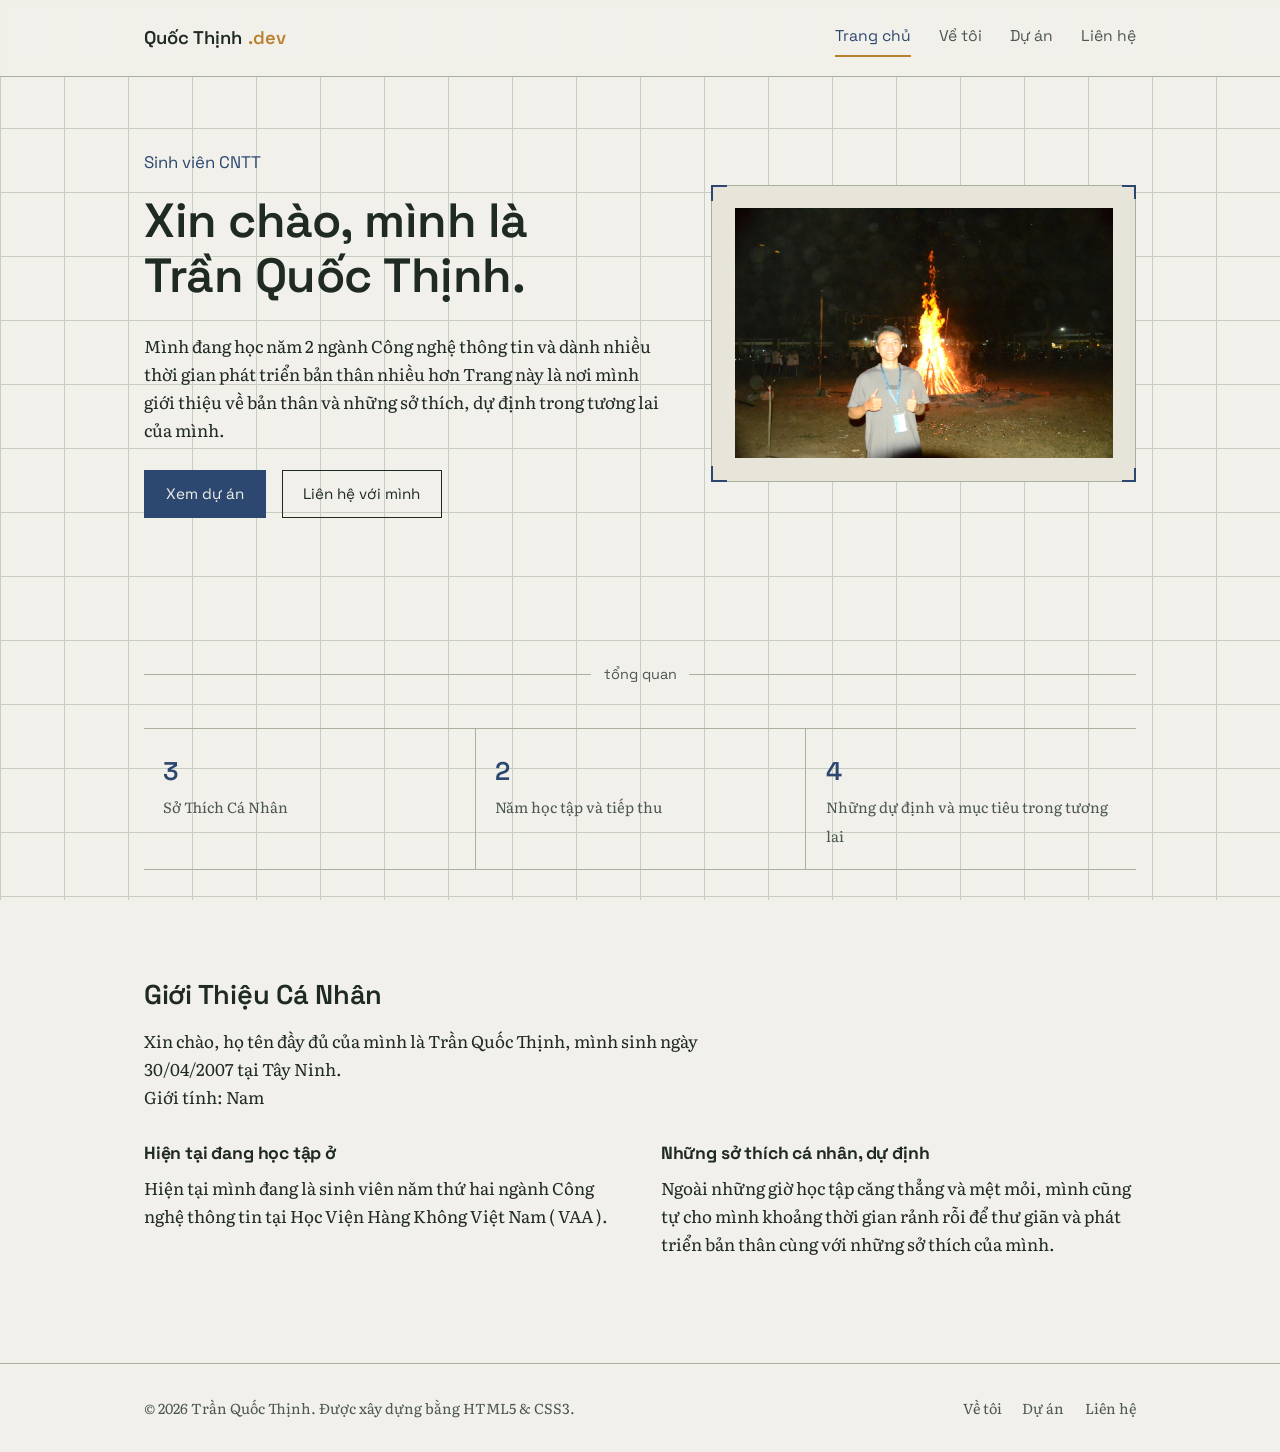
<file: index.html>
<!DOCTYPE html>
<html lang="vi">
<head>
  <meta charset="UTF-8">
  <meta name="viewport" content="width=device-width, initial-scale=1.0">
  <title>Trần Quốc Thịnh — Trang chủ</title>
  <meta name="description" content="Portfolio cá nhân của Trần Quốc Thịnh , sinh viên ngành Công nghệ thông tin, Học Viện Hàng Không Việt Nam.">
  <link rel="stylesheet" href="css/style.css">
  <link rel="preconnect" href="https://fonts.googleapis.com">
  <link href="https://fonts.googleapis.com/css2?family=Literata:ital,wght@0,400;0,500;1,400&family=Space+Grotesk:wght@500;600;700&display=swap" rel="stylesheet">
</head>
<body>

  <header class="site-header">
    <div class="wrap">
      <a href="index.html" class="mark">Quốc Thịnh<span>.dev</span></a>
      <nav class="site-nav" aria-label="Điều hướng chính">
        <a href="index.html" aria-current="page">Trang chủ</a>
        <a href="gioi-thieu.html">Về tôi</a>
        <a href="du-an.html">Dự án</a>
        <a href="lien-he.html">Liên hệ</a>
      </nav>
    </div>
  </header>

  <main>
    <section class="hero">
      <div class="wrap">
        <div>
          <p class="role-line">Sinh viên CNTT</p>
          <h1>Xin chào, mình là Trần&nbsp;Quốc&nbsp;Thịnh.</h1>
          <p>Mình đang học năm 2 ngành Công nghệ thông tin và dành nhiều thời gian phát triển bản thân nhiều hơn Trang này là nơi mình giới thiệu về bản thân và những sở thích, dự định trong tương lai của mình.
          </p>
          <div class="hero-actions">
            <a class="btn primary" href="du-an.html">Xem dự án</a>
            <a class="btn" href="lien-he.html">Liên hệ với mình</a>
          </div>
        </div>
        <div class="hero-figure plate">
          <span class="tick-tr"></span><span class="tick-bl"></span>
          <img src="images/DSC_5210.JPG" alt="Ảnh chân dung">
        </div>
      </div>
    </section>

    <section class="section">
      <div class="wrap">
        <div class="dimline">tổng quan</div>
        <div class="facts">
          <div>
            <strong>3</strong>
            <span>Sở Thích Cá Nhân</span>
          </div>
          <div>
            <strong>2</strong>
            <span>Năm học tập và tiếp thu</span>
          </div>
          <div>
            <strong>4</strong>
            <span>Những dự định và mục tiêu trong tương lai </span>
          </div>
        </div>
      </div>
    </section>

    <section class="section">
      <div class="wrap">
        <div class="section-head">
          <h2>Giới Thiệu Cá Nhân</h2>
          <p>Xin chào, họ tên đầy đủ của mình là Trần Quốc Thịnh, mình sinh ngày 30/04/2007 tại Tây Ninh.<br>
            Giới tính: Nam</p>
        </div>
        <div class="about-grid">
          <div>
            <h3 style="font-size:1.1rem;">Hiện tại đang học tập ở</h3>
            <p>Hiện tại mình đang là sinh viên năm thứ hai ngành Công nghệ thông tin tại Học Viện Hàng Không Việt Nam ( VAA ).</p>
          </div>
          <div>
            <h3 style="font-size:1.1rem;">Những sở thích cá nhân, dự định</h3>
            <p>Ngoài những giờ học tập căng thẳng và mệt mỏi, mình cũng tự cho mình khoảng thời gian rảnh rỗi để thư giãn và phát triển bản thân cùng với những sở thích của mình.</p>
          </div>
        </div>
      </div>
    </section>
  </main>

  <footer class="site-footer">
    <div class="wrap">
      <span>© 2026 Trần Quốc Thịnh. Được xây dựng bằng HTML5 &amp; CSS3.</span>
      <nav aria-label="Liên kết chân trang">
        <a href="gioi-thieu.html">Về tôi</a>
        <a href="du-an.html">Dự án</a>
        <a href="lien-he.html">Liên hệ</a>
      </nav>
    </div>
  </footer>

</body>
</html>
</file>
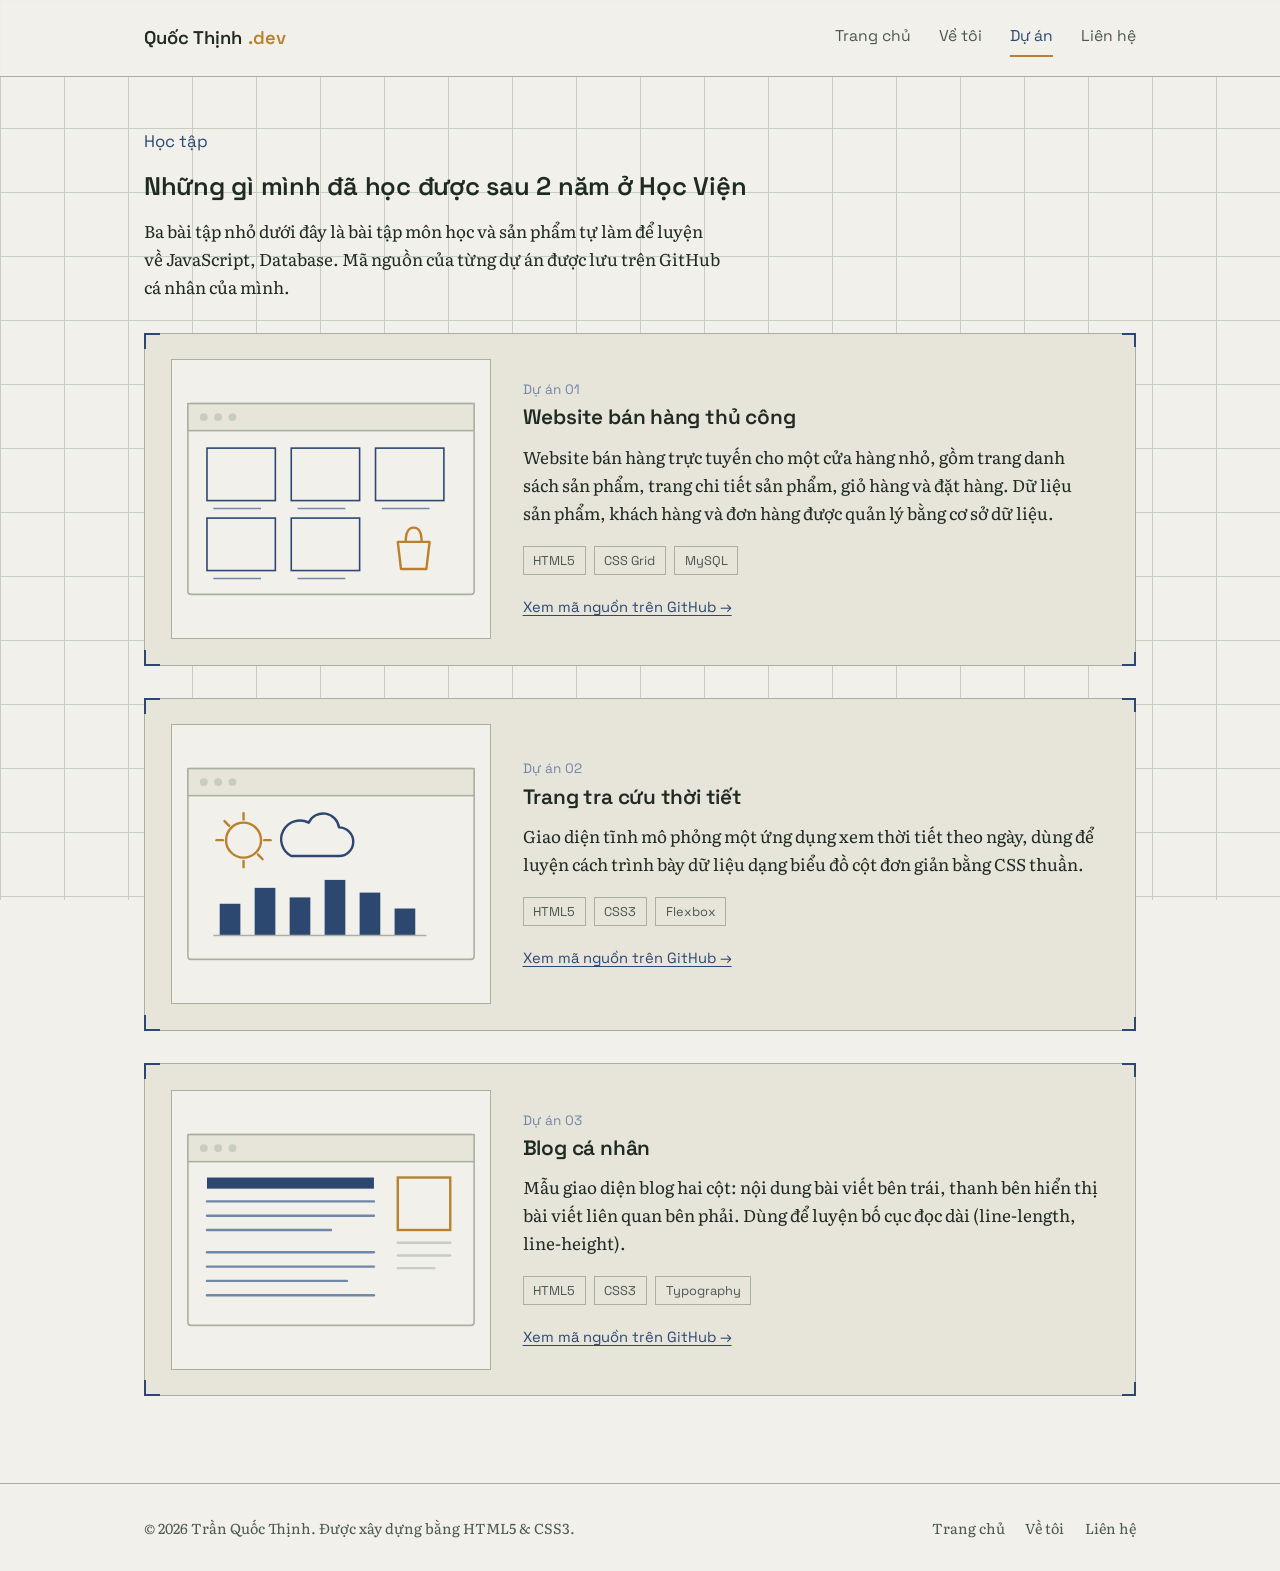
<file: du-an.html>
<!DOCTYPE html>
<html lang="vi">
<head>
  <meta charset="UTF-8">
  <meta name="viewport" content="width=device-width, initial-scale=1.0">
  <title>Dự án — Trần Quốc Thịnh</title>
  <meta name="description" content="Các môn học và ngôn ngữ của mình đã học qua: MY SQL, JavaScript, C++.">
  <link rel="stylesheet" href="css/style.css">
  <link rel="preconnect" href="https://fonts.googleapis.com">
  <link href="https://fonts.googleapis.com/css2?family=Literata:ital,wght@0,400;0,500;1,400&family=Space+Grotesk:wght@500;600;700&display=swap" rel="stylesheet">
</head>
<body>

  <header class="site-header">
    <div class="wrap">
      <a href="index.html" class="mark">Quốc Thịnh<span>.dev</span></a>
      <nav class="site-nav" aria-label="Điều hướng chính">
        <a href="index.html">Trang chủ</a>
        <a href="gioi-thieu.html">Về tôi</a>
        <a href="du-an.html" aria-current="page">Dự án</a>
        <a href="lien-he.html">Liên hệ</a>
      </nav>
    </div>
  </header>

  <main>
    <section class="section" style="padding-top:3.2rem;">
      <div class="wrap">
        <div class="section-head">
          <p class="role-line">Học tập</p>
          <h1>Những gì mình đã học được sau 2 năm ở Học Viện</h1>
          <p>Ba bài tập nhỏ dưới đây là bài tập môn học và sản phẩm tự làm để luyện về JavaScript, Database. Mã nguồn của từng dự án được lưu trên GitHub cá nhân của mình.</p>
        </div>

        <div class="project-list">

          <article class="project-card plate">
            <span class="tick-tr"></span><span class="tick-bl"></span>
            <img src="images/du-an-cua-hang.svg" alt="Khung giao diện trang bán hàng với lưới sản phẩm và biểu tượng túi mua sắm" width="400" height="280">
            <div>
              <p class="index">Dự án 01</p>
              <h2 style="font-size:1.3rem;">Website bán hàng thủ công</h2>
              <p>Website bán hàng trực tuyến cho một cửa hàng nhỏ, gồm trang danh sách sản phẩm, trang chi tiết sản phẩm, giỏ hàng và đặt hàng. Dữ liệu sản phẩm, khách hàng và đơn hàng được quản lý bằng cơ sở dữ liệu.</p>
              <div class="tag-row"><span>HTML5</span><span>CSS Grid</span><span>MySQL</span></div>
              <a class="details" href="#">Xem mã nguồn trên GitHub →</a>
            </div>
          </article>

          <article class="project-card plate">
            <span class="tick-tr"></span><span class="tick-bl"></span>
            <img src="images/du-an-thoi-tiet.svg" alt="Khung giao diện trang tra cứu thời tiết với biểu tượng mặt trời, mây và các cột dự báo" width="400" height="280">
            <div>
              <p class="index">Dự án 02</p>
              <h2 style="font-size:1.3rem;">Trang tra cứu thời tiết</h2>
              <p>Giao diện tĩnh mô phỏng một ứng dụng xem thời tiết theo ngày, dùng để luyện cách trình bày dữ liệu dạng biểu đồ cột đơn giản bằng CSS thuần.</p>
              <div class="tag-row"><span>HTML5</span><span>CSS3</span><span>Flexbox</span></div>
              <a class="details" href="#">Xem mã nguồn trên GitHub →</a>
            </div>
          </article>

          <article class="project-card plate">
            <span class="tick-tr"></span><span class="tick-bl"></span>
            <img src="images/du-an-blog.svg" alt="Khung giao diện trang blog với tiêu đề bài viết, đoạn văn bản và thanh bên" width="400" height="280">
            <div>
              <p class="index">Dự án 03</p>
              <h2 style="font-size:1.3rem;">Blog cá nhân</h2>
              <p>Mẫu giao diện blog hai cột: nội dung bài viết bên trái, thanh bên hiển thị bài viết liên quan bên phải. Dùng để luyện bố cục đọc dài (line-length, line-height).</p>
              <div class="tag-row"><span>HTML5</span><span>CSS3</span><span>Typography</span></div>
              <a class="details" href="#">Xem mã nguồn trên GitHub →</a>
            </div>
          </article>

        </div>
      </div>
    </section>
  </main>

  <footer class="site-footer">
    <div class="wrap">
      <span>© 2026 Trần Quốc Thịnh. Được xây dựng bằng HTML5 &amp; CSS3.</span>
      <nav aria-label="Liên kết chân trang">
        <a href="index.html">Trang chủ</a>
        <a href="gioi-thieu.html">Về tôi</a>
        <a href="lien-he.html">Liên hệ</a>
      </nav>
    </div>
  </footer>

</body>
</html>
</file>
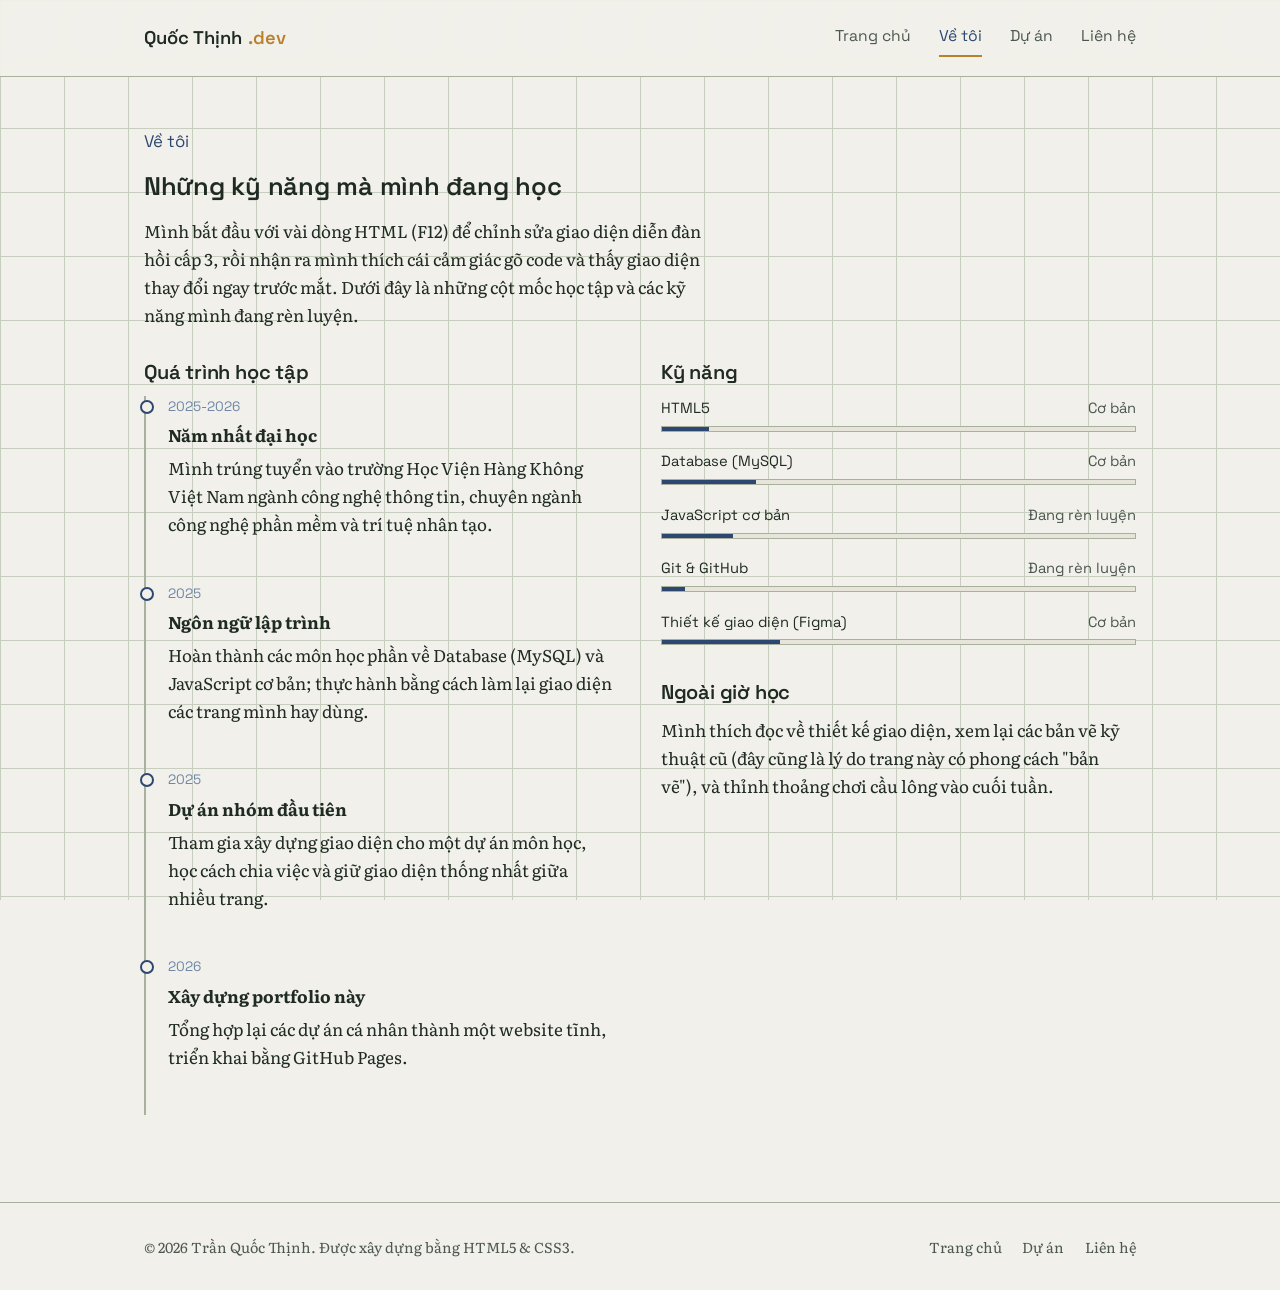
<file: gioi-thieu.html>
<!DOCTYPE html>
<html lang="vi">
<head>
  <meta charset="UTF-8">
  <meta name="viewport" content="width=device-width, initial-scale=1.0">
  <title>Về tôi — Trần Quốc Thịnh</title>
  <meta name="description" content="Quá trình học tập và các kỹ năng của Trần Quốc Thịnh.">
  <link rel="stylesheet" href="css/style.css">
  <link rel="preconnect" href="https://fonts.googleapis.com">
  <link href="https://fonts.googleapis.com/css2?family=Literata:ital,wght@0,400;0,500;1,400&family=Space+Grotesk:wght@500;600;700&display=swap" rel="stylesheet">
</head>
<body>

  <header class="site-header">
    <div class="wrap">
      <a href="index.html" class="mark">Quốc Thịnh<span>.dev</span></a>
      <nav class="site-nav" aria-label="Điều hướng chính">
        <a href="index.html">Trang chủ</a>
        <a href="gioi-thieu.html" aria-current="page">Về tôi</a>
        <a href="du-an.html">Dự án</a>
        <a href="lien-he.html">Liên hệ</a>
      </nav>
    </div>
  </header>

  <main>
    <section class="section" style="padding-top:3.2rem;">
      <div class="wrap">
        <div class="section-head">
          <p class="role-line">Về tôi</p>
          <h1>Những kỹ năng mà mình đang học</h1>
          <p>Mình bắt đầu với vài dòng HTML (F12) để chỉnh sửa giao diện diễn đàn hồi cấp 3, rồi nhận ra mình thích cái cảm giác gõ code và thấy giao diện thay đổi ngay trước mắt. Dưới đây là những cột mốc học tập và các kỹ năng mình đang rèn luyện.</p>
        </div>

        <div class="about-grid">
          <div>
            <h2 style="font-size:1.25rem;">Quá trình học tập</h2>
            <ul class="timeline">
              <li>
                <time>2025-2026</time>
                <strong>Năm nhất đại học</strong>
                <p style="margin-top:0.3rem;">Mình trúng tuyển vào trường Học Viện Hàng Không Việt Nam ngành công nghệ thông tin, chuyên ngành công nghệ phần mềm và trí tuệ nhân tạo.</p>
              </li>
              <li>
                <time>2025</time>
                <strong>Ngôn ngữ lập trình</strong>
                <p style="margin-top:0.3rem;">Hoàn thành các môn học phần về Database (MySQL) và JavaScript cơ bản; thực hành bằng cách làm lại giao diện các trang mình hay dùng.</p>
              </li>
              <li>
                <time>2025</time>
                <strong>Dự án nhóm đầu tiên</strong>
                <p style="margin-top:0.3rem;">Tham gia xây dựng giao diện cho một dự án môn học, học cách chia việc và giữ giao diện thống nhất giữa nhiều trang.</p>
              </li>
              <li>
                <time>2026</time>
                <strong>Xây dựng portfolio này</strong>
                <p style="margin-top:0.3rem;">Tổng hợp lại các dự án cá nhân thành một website tĩnh, triển khai bằng GitHub Pages.</p>
              </li>
            </ul>
          </div>

          <div>
            <h2 style="font-size:1.25rem;">Kỹ năng</h2>
            <ul class="skill-list">
              <li>
                <div class="skill-label"><span>HTML5</span><span>Cơ bản</span></div>
                <div class="skill-bar"><span style="width:10%;"></span></div>
              </li>
              <li>
                <div class="skill-label"><span>Database (MySQL)</span><span>Cơ bản</span></div>
                <div class="skill-bar"><span style="width:20%;"></span></div>
              </li>
              <li>
                <div class="skill-label"><span>JavaScript cơ bản</span><span>Đang rèn luyện</span></div>
                <div class="skill-bar"><span style="width: 15%;"></span></div>
              </li>
              <li>
                <div class="skill-label"><span>Git &amp; GitHub</span><span>Đang rèn luyện</span></div>
                <div class="skill-bar"><span style="width:5%;"></span></div>
              </li>
              <li>
                <div class="skill-label"><span>Thiết kế giao diện (Figma)</span><span>Cơ bản</span></div>
                <div class="skill-bar"><span style="width:25%;"></span></div>
              </li>
            </ul>

            <h2 style="font-size:1.25rem; margin-top:2.2rem;">Ngoài giờ học</h2>
            <p>Mình thích đọc về thiết kế giao diện, xem lại các bản vẽ kỹ thuật cũ (đây cũng là lý do trang này có phong cách "bản vẽ"), và thỉnh thoảng chơi cầu lông vào cuối tuần.</p>
          </div>
        </div>
      </div>
    </section>
  </main>

  <footer class="site-footer">
    <div class="wrap">
      <span>© 2026 Trần Quốc Thịnh. Được xây dựng bằng HTML5 &amp; CSS3.</span>
      <nav aria-label="Liên kết chân trang">
        <a href="index.html">Trang chủ</a>
        <a href="du-an.html">Dự án</a>
        <a href="lien-he.html">Liên hệ</a>
      </nav>
    </div>
  </footer>

</body>
</html>
</file>
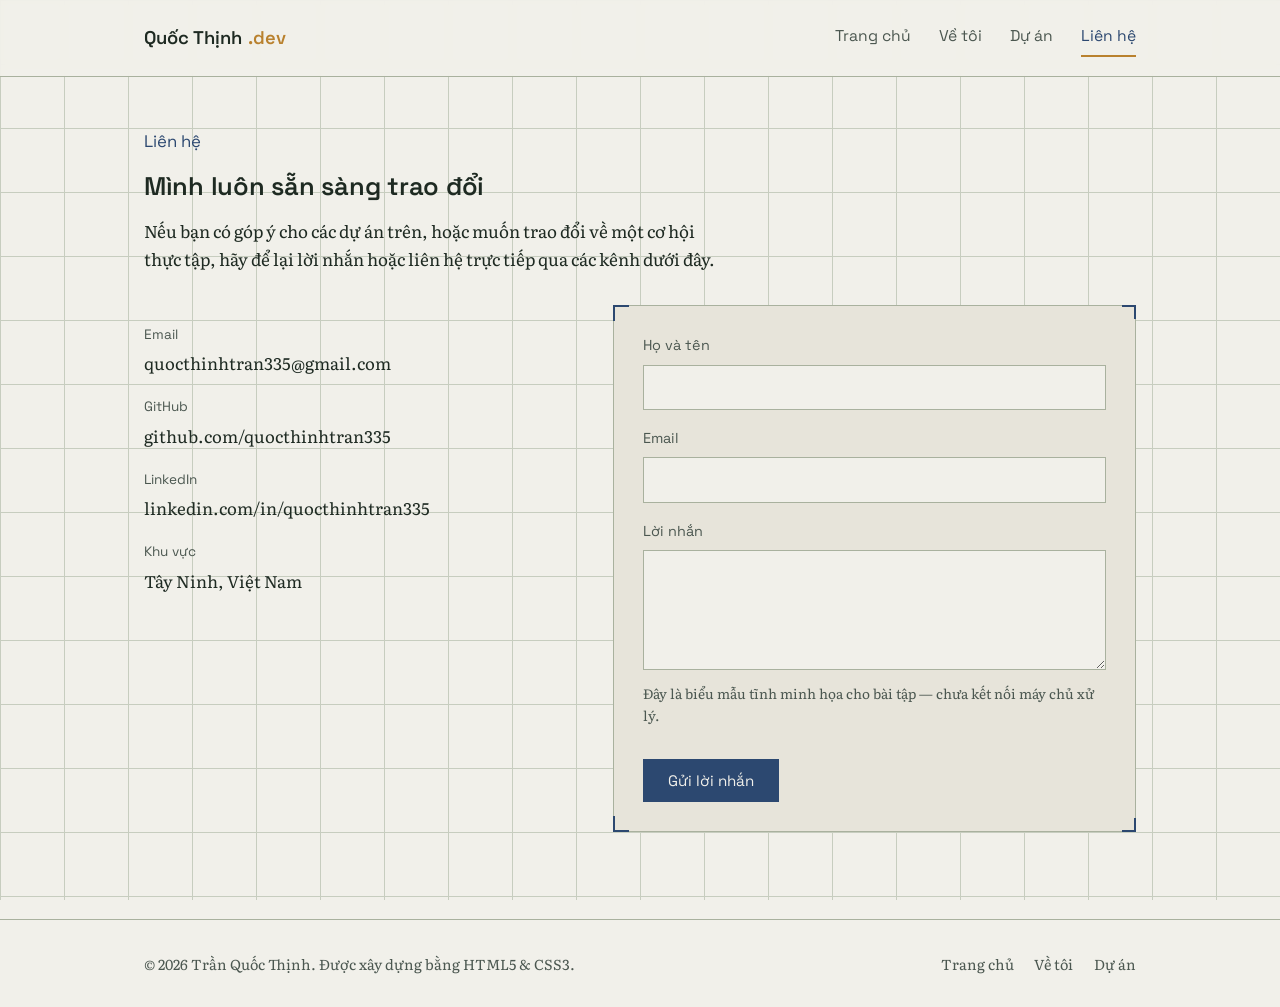
<file: lien-he.html>
<!DOCTYPE html>
<html lang="vi">
<head>
  <meta charset="UTF-8">
  <meta name="viewport" content="width=device-width, initial-scale=1.0">
  <title>Liên hệ — Trần Quốc Thịnh</title>
  <meta name="description" content="Thông tin liên hệ của Trần Quốc Thịnh.">
  <link rel="stylesheet" href="css/style.css">
  <link rel="preconnect" href="https://fonts.googleapis.com">
  <link href="https://fonts.googleapis.com/css2?family=Literata:ital,wght@0,400;0,500;1,400&family=Space+Grotesk:wght@500;600;700&display=swap" rel="stylesheet">
</head>
<body>

  <header class="site-header">
    <div class="wrap">
      <a href="index.html" class="mark">Quốc Thịnh<span>.dev</span></a>
      <nav class="site-nav" aria-label="Điều hướng chính">
        <a href="index.html">Trang chủ</a>
        <a href="gioi-thieu.html">Về tôi</a>
        <a href="du-an.html">Dự án</a>
        <a href="lien-he.html" aria-current="page">Liên hệ</a>
      </nav>
    </div>
  </header>

  <main>
    <section class="section" style="padding-top:3.2rem;">
      <div class="wrap">
        <div class="section-head">
          <p class="role-line">Liên hệ</p>
          <h1>Mình luôn sẵn sàng trao đổi</h1>
          <p>Nếu bạn có góp ý cho các dự án trên, hoặc muốn trao đổi về một cơ hội thực tập, hãy để lại lời nhắn hoặc liên hệ trực tiếp qua các kênh dưới đây.</p>
        </div>

        <div class="contact-grid">
          <div class="contact-info">
            <dl>
              <dt>Email</dt>
              <dd>quocthinhtran335@gmail.com</dd>

              <dt>GitHub</dt>
              <dd>github.com/quocthinhtran335</dd>

              <dt>LinkedIn</dt>
              <dd>linkedin.com/in/quocthinhtran335</dd>

              <dt>Khu vực</dt>
              <dd>Tây Ninh, Việt Nam</dd>
            </dl>
          </div>

          <form class="card plate" action="#" method="post">
            <span class="tick-tr"></span><span class="tick-bl"></span>
            <div class="field">
              <label for="name">Họ và tên</label>
              <input type="text" id="name" name="name" required>
            </div>
            <div class="field">
              <label for="email">Email</label>
              <input type="email" id="email" name="email" required>
            </div>
            <div class="field">
              <label for="message">Lời nhắn</label>
              <textarea id="message" name="message" required></textarea>
            </div>
            <p class="form-note">Đây là biểu mẫu tĩnh minh họa cho bài tập — chưa kết nối máy chủ xử lý.</p>
            <button type="submit">Gửi lời nhắn</button>
          </form>
        </div>
      </div>
    </section>
  </main>

  <footer class="site-footer">
    <div class="wrap">
      <span>© 2026 Trần Quốc Thịnh. Được xây dựng bằng HTML5 &amp; CSS3.</span>
      <nav aria-label="Liên kết chân trang">
        <a href="index.html">Trang chủ</a>
        <a href="gioi-thieu.html">Về tôi</a>
        <a href="du-an.html">Dự án</a>
      </nav>
    </div>
  </footer>

</body>
</html>
</file>
<file: css/style.css>
/* =========================================================
   Portfolio — Trần Quốc Thịnh
   Design concept: "bản vẽ kỹ thuật" (drafting sheet) —
   graph-paper ground, corner registration marks, one
   annotated dimension line as the single bold gesture.
   ========================================================= */

:root {
  --paper: #f1f0ea;
  --surface: #e7e4da;
  --ink: #1e2a22;
  --ink-soft: #4b5750;
  --blue: #2c4870;
  --blue-soft: #6f88a8;
  --ochre: #b9812e;
  --line: #c7cdbf;
  --line-strong: #a9b19e;

  --font-display: "Space Grotesk", "Segoe UI", sans-serif;
  --font-body: "Literata", Georgia, serif;

  --max: 1040px;
  --gap: 1.5rem;
}

* {
  box-sizing: border-box;
}

html {
  scroll-behavior: smooth;
}

body {
  margin: 0;
  background: var(--paper);
  color: var(--ink);
  font-family: var(--font-body);
  font-size: 17px;
  line-height: 1.65;
  background-image:
    repeating-linear-gradient(to right, var(--line) 0 1px, transparent 1px 64px),
    repeating-linear-gradient(to bottom, var(--line) 0 1px, transparent 1px 64px);
  background-attachment: fixed;
  opacity: 1;
}

img {
  max-width: 100%;
  display: block;
}

a {
  color: var(--blue);
  text-decoration-thickness: 1px;
  text-underline-offset: 3px;
}

a:hover {
  color: var(--ochre);
}

:focus-visible {
  outline: 2px solid var(--ochre);
  outline-offset: 3px;
}

h1, h2, h3 {
  font-family: var(--font-display);
  color: var(--ink);
  line-height: 1.15;
  margin: 0 0 0.6em;
  letter-spacing: -0.01em;
}

h1 { font-weight: 600; }
h2 { font-weight: 600; }

p {
  max-width: 34em;
  margin: 0 0 1.1em;
}

.wrap {
  max-width: var(--max);
  margin: 0 auto;
  padding: 0 1.5rem;
}

/* ---------- registration marks (the one recurring motif) ---------- */
.plate {
  position: relative;
  background: var(--surface);
  border: 1px solid var(--line-strong);
}

.plate::before,
.plate::after,
.plate .tick-tr,
.plate .tick-bl {
  content: "";
  position: absolute;
  width: 14px;
  height: 14px;
  pointer-events: none;
}

.plate::before { top: -1px; left: -1px; border-top: 2px solid var(--blue); border-left: 2px solid var(--blue); }
.plate .tick-tr { top: -1px; right: -1px; border-top: 2px solid var(--blue); border-right: 2px solid var(--blue); }
.plate::after { bottom: -1px; left: -1px; border-bottom: 2px solid var(--blue); border-left: 2px solid var(--blue); }
.plate .tick-bl { bottom: -1px; right: -1px; border-bottom: 2px solid var(--blue); border-right: 2px solid var(--blue); }

/* ---------- header / nav ---------- */
.site-header {
  background: rgba(241, 240, 234, 0.92);
  backdrop-filter: blur(3px);
  border-bottom: 1px solid var(--line-strong);
  position: sticky;
  top: 0;
  z-index: 10;
}

.site-header .wrap {
  display: flex;
  align-items: center;
  justify-content: space-between;
  min-height: 76px;
  gap: 1rem;
}

.mark {
  font-family: var(--font-display);
  font-weight: 600;
  font-size: 1.15rem;
  color: var(--ink);
  text-decoration: none;
  display: flex;
  align-items: baseline;
  gap: 0.4rem;
}

.mark span {
  color: var(--ochre);
}

.site-nav {
  display: flex;
  gap: 1.75rem;
  font-family: var(--font-display);
  font-size: 0.98rem;
}

.site-nav a {
  color: var(--ink-soft);
  text-decoration: none;
  padding: 0.3rem 0;
  border-bottom: 2px solid transparent;
}

.site-nav a:hover {
  color: var(--blue);
}

.site-nav a[aria-current="page"] {
  color: var(--blue);
  border-bottom-color: var(--ochre);
}

/* ---------- hero ---------- */
.hero {
  padding: 4.5rem 0 3.5rem;
}

.hero .wrap {
  display: grid;
  grid-template-columns: 1.1fr 0.9fr;
  gap: 3rem;
  align-items: center;
}

.hero h1 {
  font-size: clamp(2.1rem, 4vw, 3rem);
}

.role-line {
  font-family: var(--font-display);
  color: var(--blue);
  font-size: 1.05rem;
  margin-bottom: 1rem;
}

.hero-actions {
  display: flex;
  gap: 1rem;
  margin-top: 1.6rem;
  flex-wrap: wrap;
}

.btn {
  font-family: var(--font-display);
  font-size: 0.95rem;
  display: inline-block;
  padding: 0.65rem 1.3rem;
  border: 1px solid var(--ink);
  color: var(--ink);
  text-decoration: none;
  background: transparent;
  transition: background 0.15s ease, color 0.15s ease;
}

.btn:hover {
  background: var(--ink);
  color: var(--paper);
}

.btn.primary {
  background: var(--blue);
  border-color: var(--blue);
  color: var(--paper);
}

.btn.primary:hover {
  background: var(--ink);
  border-color: var(--ink);
}

.hero-figure {
  padding: 1.4rem;
}

.hero-figure img {
  width: 100%;
  height: auto;
}

/* ---------- dimension line (the single annotated gesture) ---------- */
.dimline {
  display: flex;
  align-items: center;
  gap: 0.8rem;
  margin: 2.2rem 0 2.6rem;
  color: var(--ink-soft);
  font-family: var(--font-display);
  font-size: 0.9rem;
}

.dimline::before,
.dimline::after {
  content: "";
  flex: 1;
  height: 1px;
  background: var(--line-strong);
}

/* ---------- fact / stat row ---------- */
.facts {
  display: grid;
  grid-template-columns: repeat(3, 1fr);
  border-top: 1px solid var(--line-strong);
  border-bottom: 1px solid var(--line-strong);
}

.facts div {
  padding: 1.3rem 1.2rem;
  border-left: 1px solid var(--line-strong);
}

.facts div:first-child {
  border-left: none;
}

.facts strong {
  display: block;
  font-family: var(--font-display);
  font-size: 1.6rem;
  color: var(--blue);
  font-weight: 600;
}

.facts span {
  font-size: 0.92rem;
  color: var(--ink-soft);
}

/* ---------- sections ---------- */
.section {
  padding: 3.4rem 0;
}

.section-head {
  margin-bottom: 2rem;
}

.section-head h2 {
  font-size: 1.7rem;
}

/* ---------- about page ---------- */
.about-grid {
  display: grid;
  grid-template-columns: 1fr 1fr;
  gap: 2.6rem;
}

.timeline {
  list-style: none;
  margin: 0;
  padding: 0;
  border-left: 2px solid var(--line-strong);
}

.timeline li {
  position: relative;
  padding: 0 0 1.6rem 1.4rem;
}

.timeline li::before {
  content: "";
  position: absolute;
  left: -6px;
  top: 4px;
  width: 10px;
  height: 10px;
  background: var(--paper);
  border: 2px solid var(--blue);
  border-radius: 50%;
}

.timeline time {
  display: block;
  font-family: var(--font-display);
  font-size: 0.85rem;
  color: var(--blue-soft);
  margin-bottom: 0.2rem;
}

.skill-list {
  list-style: none;
  margin: 0;
  padding: 0;
}

.skill-list li {
  margin-bottom: 1.1rem;
}

.skill-list .skill-label {
  display: flex;
  justify-content: space-between;
  font-family: var(--font-display);
  font-size: 0.92rem;
  margin-bottom: 0.35rem;
}

.skill-label span:last-child {
  color: var(--ink-soft);
}

.skill-bar {
  height: 6px;
  background: var(--surface);
  border: 1px solid var(--line-strong);
}

.skill-bar span {
  display: block;
  height: 100%;
  background: var(--blue);
}

/* ---------- project cards ---------- */
.project-list {
  display: grid;
  gap: 2rem;
}

.project-card {
  display: grid;
  grid-template-columns: 320px 1fr;
  gap: 2rem;
  padding: 1.6rem;
  align-items: center;
}

.project-card img {
  border: 1px solid var(--line-strong);
  background: var(--paper);
}

.project-card .index {
  font-family: var(--font-display);
  color: var(--blue-soft);
  font-size: 0.85rem;
  margin-bottom: 0.3rem;
}

.tag-row {
  display: flex;
  gap: 0.5rem;
  flex-wrap: wrap;
  margin: 0.8rem 0 1rem;
}

.tag-row span {
  font-family: var(--font-display);
  font-size: 0.8rem;
  color: var(--ink-soft);
  border: 1px solid var(--line-strong);
  padding: 0.2rem 0.6rem;
}

.project-card a.details {
  font-family: var(--font-display);
  font-size: 0.92rem;
}

/* ---------- contact page ---------- */
.contact-grid {
  display: grid;
  grid-template-columns: 0.9fr 1.1fr;
  gap: 2.6rem;
}

.contact-info dl {
  margin: 0;
}

.contact-info dt {
  font-family: var(--font-display);
  color: var(--ink-soft);
  font-size: 0.85rem;
  margin-top: 1.2rem;
}

.contact-info dd {
  margin: 0.2rem 0 0;
  font-size: 1.05rem;
}

form.card {
  padding: 1.8rem;
  display: grid;
  gap: 1.1rem;
}

.field {
  display: grid;
  gap: 0.4rem;
}

.field label {
  font-family: var(--font-display);
  font-size: 0.9rem;
  color: var(--ink-soft);
}

.field input,
.field textarea {
  font-family: var(--font-body);
  font-size: 1rem;
  padding: 0.6rem 0.7rem;
  border: 1px solid var(--line-strong);
  background: var(--paper);
  color: var(--ink);
}

.field textarea {
  resize: vertical;
  min-height: 120px;
}

form.card button {
  justify-self: start;
  font-family: var(--font-display);
  font-size: 0.95rem;
  padding: 0.7rem 1.5rem;
  background: var(--blue);
  color: var(--paper);
  border: 1px solid var(--blue);
  cursor: pointer;
}

form.card button:hover {
  background: var(--ink);
  border-color: var(--ink);
}

.form-note {
  font-size: 0.85rem;
  color: var(--ink-soft);
  margin-top: -0.4rem;
}

/* ---------- footer ---------- */
.site-footer {
  border-top: 1px solid var(--line-strong);
  padding: 2rem 0;
  margin-top: 2rem;
}

.site-footer .wrap {
  display: flex;
  justify-content: space-between;
  align-items: center;
  flex-wrap: wrap;
  gap: 1rem;
  font-size: 0.9rem;
  color: var(--ink-soft);
}

.site-footer a {
  color: var(--ink-soft);
  margin-left: 1.1rem;
  text-decoration: none;
}

.site-footer a:hover {
  color: var(--blue);
}

.credit {
  font-size: 0.8rem;
}

/* ---------- responsive ---------- */
@media (max-width: 820px) {
  .hero .wrap {
    grid-template-columns: 1fr;
  }

  .hero-figure {
    order: -1;
    max-width: 320px;
  }

  .about-grid,
  .contact-grid {
    grid-template-columns: 1fr;
  }

  .project-card {
    grid-template-columns: 1fr;
  }

  .facts {
    grid-template-columns: 1fr;
  }

  .facts div {
    border-left: none;
    border-top: 1px solid var(--line-strong);
  }

  .facts div:first-child {
    border-top: none;
  }
}

@media (max-width: 600px) {
  .site-header .wrap {
    flex-direction: column;
    padding: 0.9rem 1.5rem;
    min-height: auto;
    gap: 0.6rem;
  }

  .site-nav {
    gap: 1.1rem;
    flex-wrap: wrap;
    justify-content: center;
  }

  .site-footer .wrap {
    flex-direction: column;
    text-align: center;
  }

  .site-footer a {
    margin: 0 0.5rem;
  }
}

@media (prefers-reduced-motion: reduce) {
  html {
    scroll-behavior: auto;
  }

  * {
    transition: none !important;
  }
}
</file>
